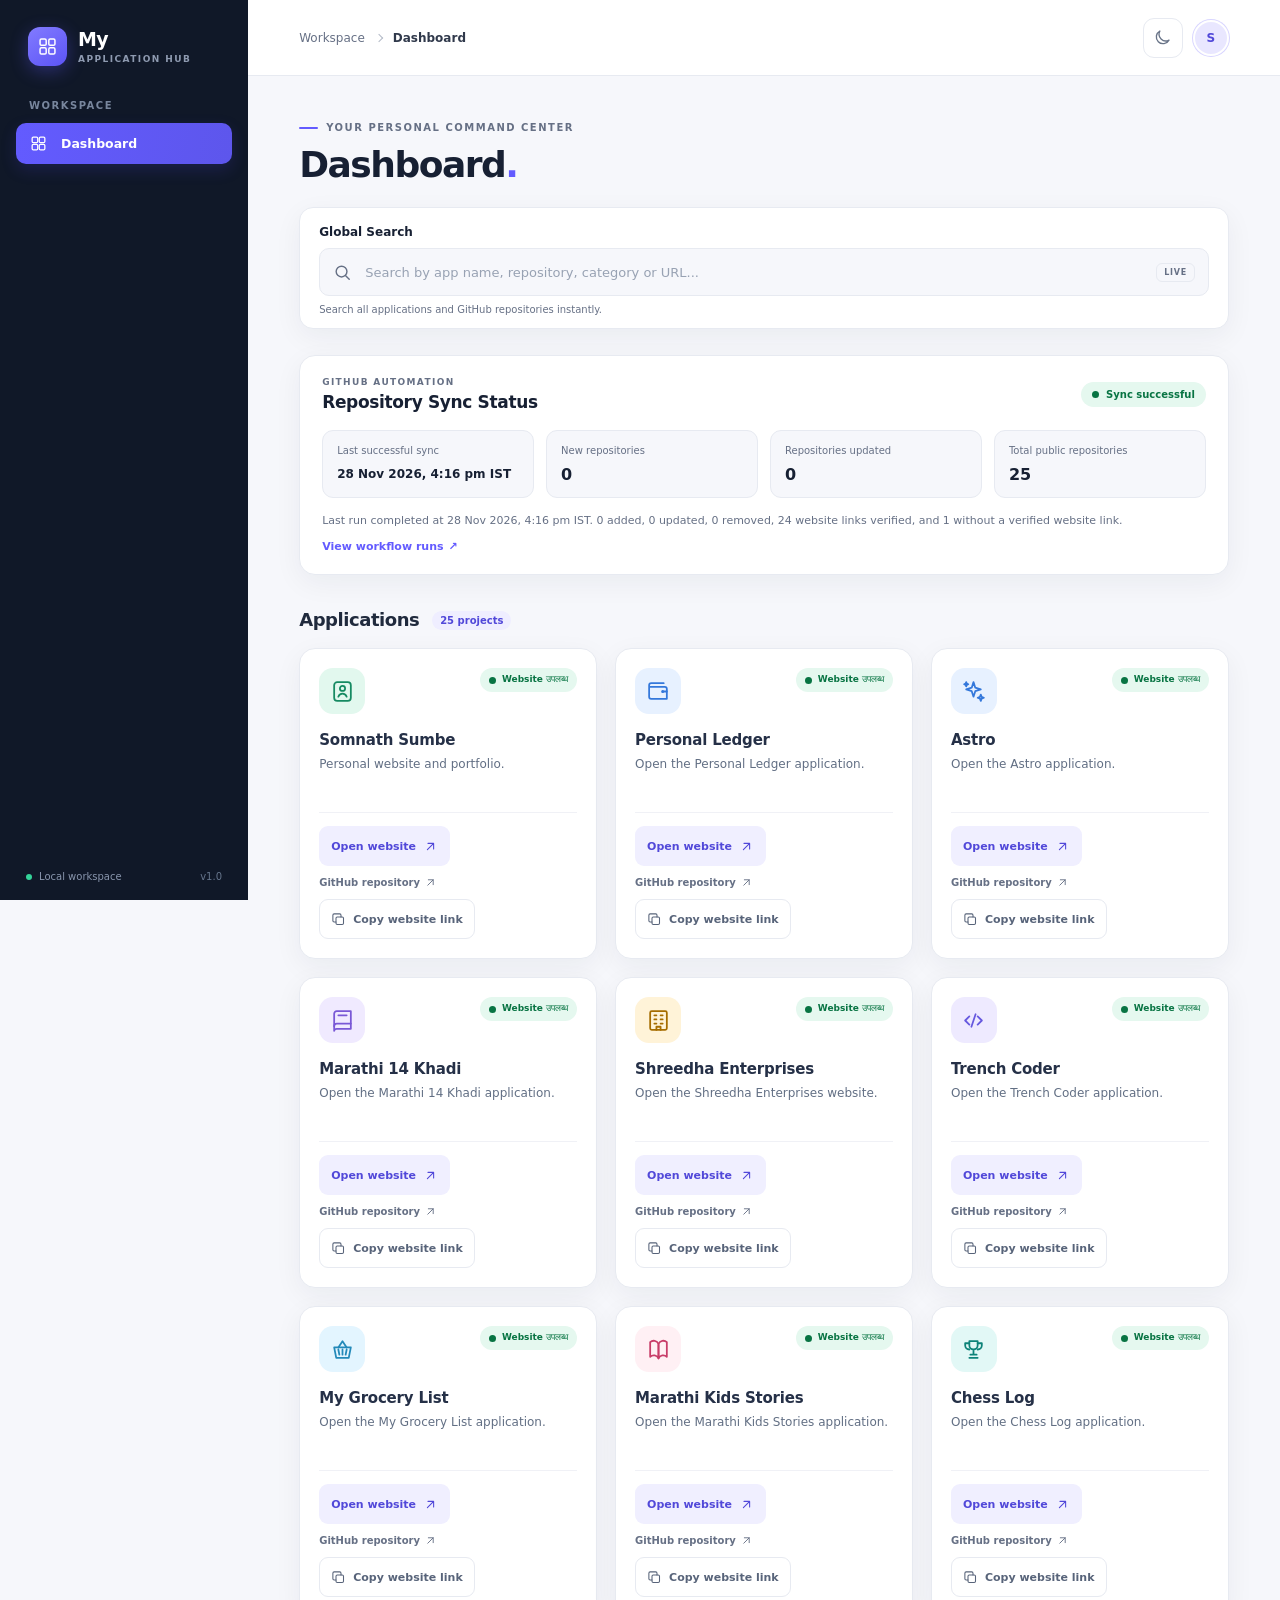
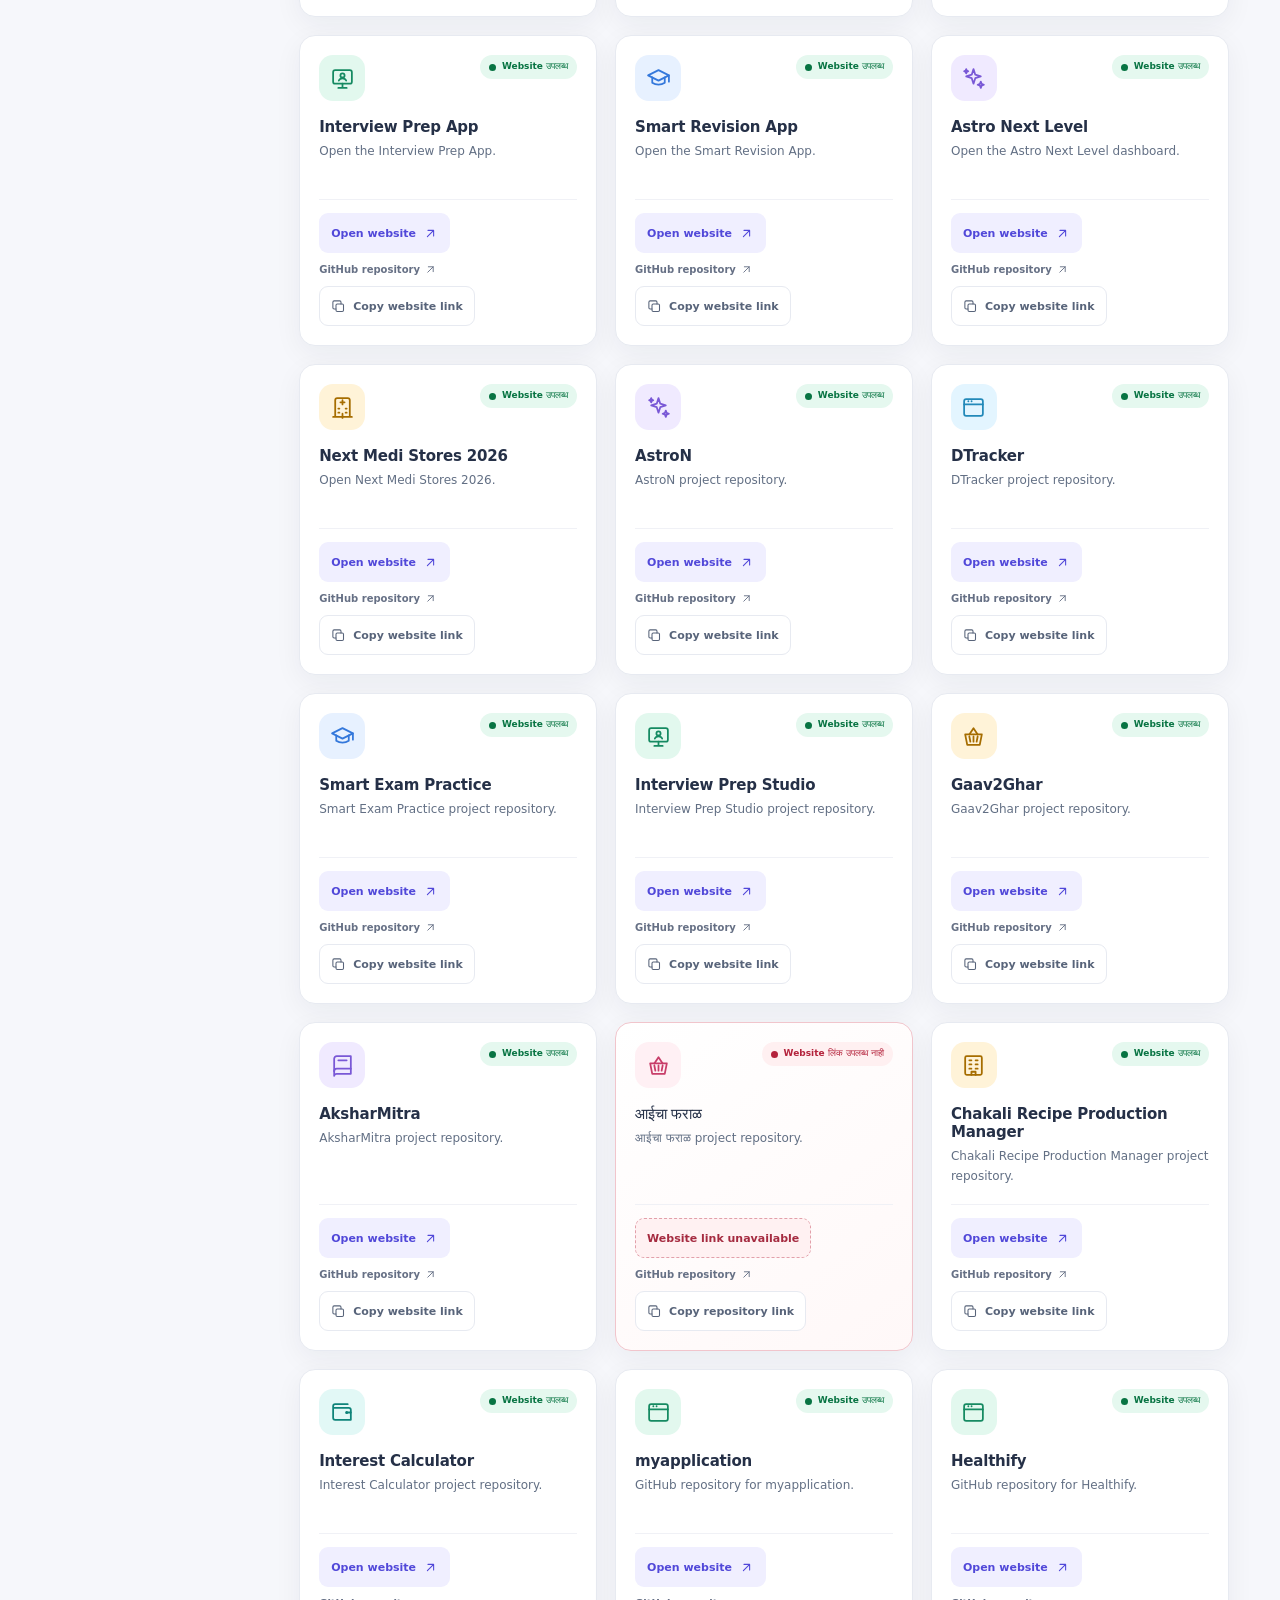
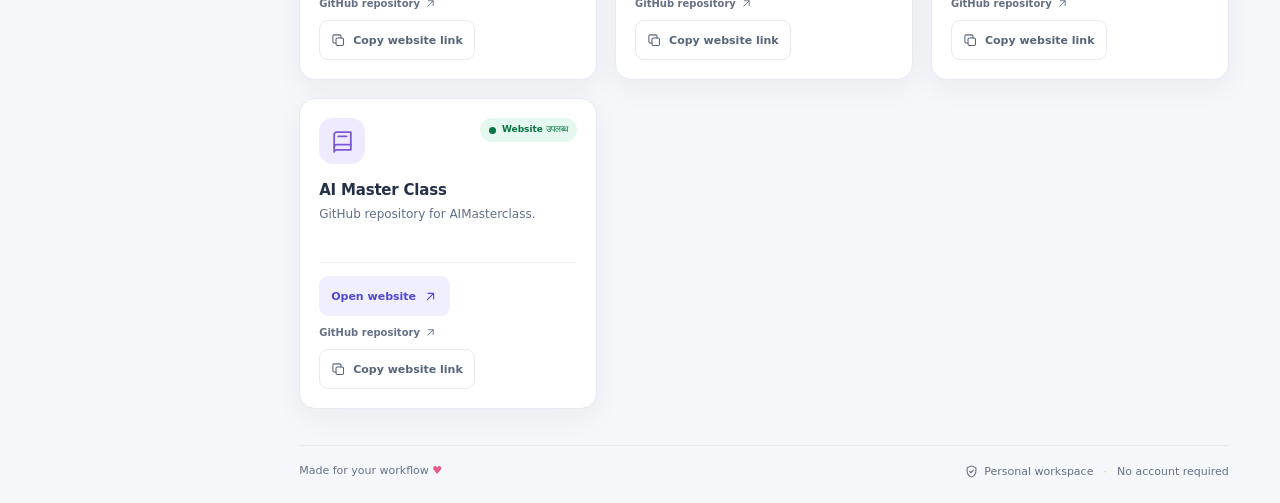
<file: index.html>
<!doctype html>
<html lang="en">
<head>
  <meta charset="utf-8">
  <meta name="viewport" content="width=device-width, initial-scale=1">
  <meta name="theme-color" content="#101828">
  <meta name="description" content="A fast, installable dashboard for your applications.">
  <meta name="mobile-web-app-capable" content="yes">
  <meta name="apple-mobile-web-app-capable" content="yes">
  <meta name="apple-mobile-web-app-status-bar-style" content="black-translucent">
  <title>Somnath Application Hub</title>
  <link rel="manifest" href="manifest.webmanifest">
  <link rel="icon" type="image/png" sizes="192x192" href="assets/icons/icon-192.png">
  <link rel="apple-touch-icon" href="assets/icons/icon-192.png">
  <link rel="stylesheet" href="assets/css/style.css">
</head>
<body>
  <div class="app-shell">
    <aside class="sidebar" id="sidebar">
      <a class="brand" href="./" aria-label="My Hub home">
        <span class="brand-mark" aria-hidden="true"><svg viewBox="0 0 24 24"><rect x="3.5" y="3.5" width="7" height="7" rx="1.5"></rect><rect x="13.5" y="3.5" width="7" height="7" rx="1.5"></rect><rect x="3.5" y="13.5" width="7" height="7" rx="1.5"></rect><rect x="13.5" y="13.5" width="7" height="7" rx="1.5"></rect></svg></span>
        <span><strong>My</strong><small>APPLICATION HUB</small></span>
      </a>
      <div class="nav-caption">WORKSPACE</div>
      <nav class="side-nav" aria-label="Main navigation">
        <a class="nav-link active" href="./" aria-current="page"><svg viewBox="0 0 24 24" aria-hidden="true"><rect x="4" y="4" width="7" height="7" rx="1.5"></rect><rect x="13" y="4" width="7" height="7" rx="1.5"></rect><rect x="4" y="13" width="7" height="7" rx="1.5"></rect><rect x="13" y="13" width="7" height="7" rx="1.5"></rect></svg><span>Dashboard</span></a>
      </nav>
      <div class="sidebar-bottom">
        <div class="sidebar-foot"><span class="online-dot"></span> Local workspace <span class="version">v1.0</span></div>
      </div>
    </aside>

    <main class="main-content">
      <header class="topbar">
        <button class="mobile-menu" id="mobileMenu" type="button" aria-label="Open navigation" aria-controls="sidebar" aria-expanded="false"><svg viewBox="0 0 24 24" aria-hidden="true"><path d="M4 6h16M4 12h16M4 18h16"></path></svg></button>
        <div class="breadcrumb-line"><span>Workspace</span><span class="breadcrumb-chevron" aria-hidden="true"></span><strong id="breadcrumbCurrent">Dashboard</strong></div>
        <div class="topbar-actions">
          <button class="install-button" id="installButton" type="button" hidden><svg viewBox="0 0 24 24" aria-hidden="true"><path d="M12 3v12m-5-5 5 5 5-5M4 17v3h16v-3"></path></svg><span>Install</span></button>
          <button class="icon-button" id="themeToggle" aria-label="Toggle dark mode" title="Toggle theme"><svg viewBox="0 0 24 24" aria-hidden="true"><path d="M20.2 15.3A8.5 8.5 0 0 1 8.7 3.8 8.5 8.5 0 1 0 20.2 15.3Z"></path></svg></button>
          <div class="avatar" title="Personal workspace">S</div>
        </div>
      </header>

      <div class="content-wrap">
        <section class="welcome-row">
          <div>
            <div class="eyebrow"><span class="eyebrow-line"></span> YOUR PERSONAL COMMAND CENTER</div>
            <h1>Dashboard<span class="title-period">.</span></h1>
          </div>
        </section>
        <section class="global-search" aria-label="Search applications and repositories">
          <label class="global-search-label" for="globalSearch">Global Search</label>
          <div class="global-search-control">
            <svg viewBox="0 0 24 24" aria-hidden="true"><circle cx="10.8" cy="10.8" r="6.8"></circle><path d="m16 16 4.5 4.5"></path></svg>
            <input id="globalSearch" type="search" placeholder="Search by app name, repository, category or URL..." autocomplete="off" spellcheck="false" aria-describedby="searchHint">
            <span class="search-shortcut" aria-hidden="true">LIVE</span>
          </div>
          <p class="search-hint" id="searchHint">Search all applications and GitHub repositories instantly.</p>
        </section>
        <section class="sync-panel" aria-labelledby="syncHeading" aria-live="polite">
          <div class="sync-panel-heading">
            <div>
              <div class="sync-eyebrow">GITHUB AUTOMATION</div>
              <h2 id="syncHeading">Repository Sync Status</h2>
            </div>
            <span class="sync-status-pill is-pending" id="syncStatusBadge">Checking status</span>
          </div>
          <div class="sync-metrics">
            <div class="sync-metric"><span>Last successful sync</span><strong id="syncLastRun">Not run yet</strong></div>
            <div class="sync-metric"><span>New repositories</span><strong id="syncAddedCount">—</strong></div>
            <div class="sync-metric"><span>Repositories updated</span><strong id="syncUpdatedCount">—</strong></div>
            <div class="sync-metric"><span>Total public repositories</span><strong id="syncTotalCount">—</strong></div>
          </div>
          <p class="sync-message" id="syncMessage">Waiting for the first automated sync.</p>
          <a class="sync-action" href="https://github.com/somnathsumbe/myapplication/actions/workflows/sync-repositories.yml" target="_blank" rel="noopener noreferrer">View workflow runs <span aria-hidden="true">↗</span></a>
        </section>
        <section class="apps-section" aria-labelledby="applicationsHeading">
          <div class="section-heading">
            <h2 id="applicationsHeading">Applications <span class="app-count" id="appCount">22 projects</span></h2>
          </div>
          <div class="apps-grid" id="appsGrid" aria-live="polite"><div class="loading-state" role="status">Loading applications...</div></div>
          <p class="app-status" id="appStatus" role="status" aria-live="polite"></p>
        </section>
        <footer class="page-footer"><span>Made for your workflow <span class="footer-heart">♥</span></span><span><svg viewBox="0 0 24 24" aria-hidden="true"><path d="M12 3 19 6v5c0 4.5-2.8 8-7 10-4.2-2-7-5.5-7-10V6l7-3Z"></path><path d="m9 12 2 2 4-4"></path></svg> Personal workspace <span class="footer-separator">·</span> No account required</span></footer>
      </div>
    </main>
  </div>

  <script src="assets/js/app.js"></script>
</body>
</html>
</file>
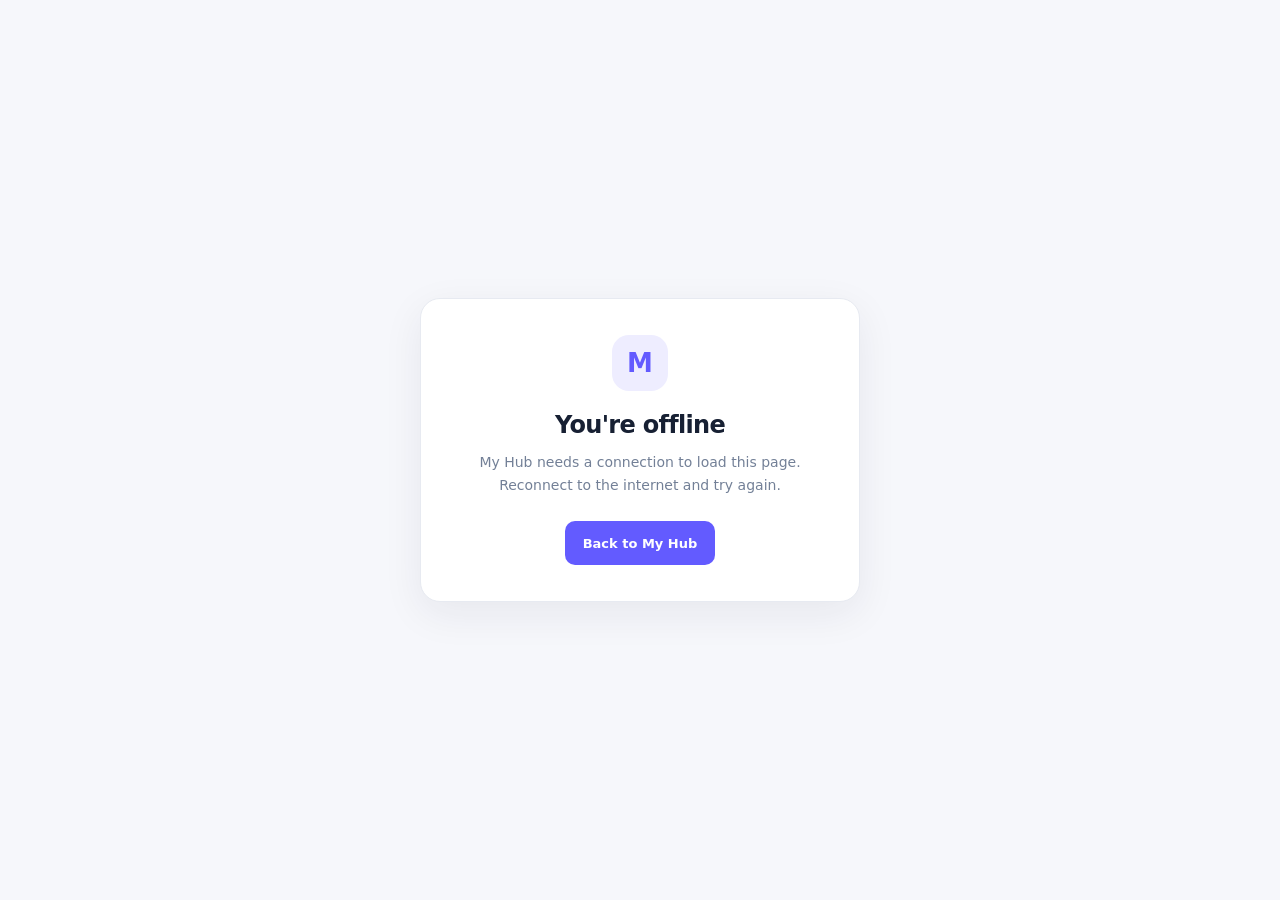
<file: offline.html>
<!doctype html>
<html lang="en">
<head>
  <meta charset="utf-8">
  <meta name="viewport" content="width=device-width, initial-scale=1">
  <meta name="theme-color" content="#101828">
  <meta name="robots" content="noindex">
  <title>You're offline — My Hub</title>
  <style>
    :root { color-scheme: light; font-family: system-ui, -apple-system, "Segoe UI", sans-serif; color: #172033; background: #f6f7fb; }
    * { box-sizing: border-box; }
    body { display: grid; min-width: 320px; min-height: 100vh; place-items: center; margin: 0; padding: 24px; }
    main { width: min(100%, 440px); padding: 36px; border: 1px solid #e7eaf1; border-radius: 20px; background: #fff; box-shadow: 0 12px 40px #16223a12; text-align: center; }
    .mark { display: grid; width: 56px; height: 56px; place-items: center; margin: 0 auto 20px; border-radius: 17px; background: #eeedff; color: #635bff; font-size: 26px; font-weight: 800; }
    h1 { margin: 0; font-size: 24px; letter-spacing: -.7px; }
    p { margin: 12px 0 24px; color: #738097; font-size: 14px; line-height: 1.65; }
    a { display: inline-flex; min-height: 44px; align-items: center; justify-content: center; padding: 0 18px; border-radius: 10px; background: #635bff; color: #fff; font-size: 13px; font-weight: 700; text-decoration: none; }
    a:focus-visible { outline: 3px solid #a9a4ff; outline-offset: 3px; }
    @media (max-width: 400px) { main { padding: 28px 20px; } }
  </style>
</head>
<body>
  <main>
    <div class="mark" aria-hidden="true">M</div>
    <h1>You're offline</h1>
    <p>My Hub needs a connection to load this page. Reconnect to the internet and try again.</p>
    <a href="./">Back to My Hub</a>
  </main>
</body>
</html>
</file>
<file: assets/css/style.css>
:root {
  color-scheme: light;
  --sidebar: #101828;
  --sidebar-muted: #8996ad;
  --primary: #635bff;
  --primary-hover: #5148ee;
  --canvas: #f6f7fb;
  --surface: #fff;
  --text: #172033;
  --muted: #667085;
  --border: #e7eaf1;
  --shadow: 0 8px 28px rgba(22, 34, 58, .055);
  --radius: 16px;
  font-family: Inter, ui-sans-serif, system-ui, -apple-system, "Segoe UI", sans-serif;
  font-synthesis: none;
  text-rendering: optimizeLegibility;
  -webkit-font-smoothing: antialiased;
  -moz-osx-font-smoothing: grayscale;
}

* { box-sizing: border-box; }
body { min-width: 320px; min-height: 100vh; margin: 0; background: var(--canvas); color: var(--text); font-size: 14px; }
button { font: inherit; }
button:not(:disabled) { cursor: pointer; }
a { color: inherit; }
.app-shell { min-height: 100vh; }

.sidebar {
  position: fixed;
  inset: 0 auto 0 0;
  z-index: 1040;
  display: flex;
  width: 248px;
  flex-direction: column;
  padding: 27px 16px 18px;
  background: var(--sidebar);
  color: #e9edf7;
}
.brand { display: flex; align-items: center; gap: 11px; padding: 0 12px 34px; color: #fff; text-decoration: none; }
.brand-mark { display: grid; width: 39px; height: 39px; place-items: center; border-radius: 12px; background: linear-gradient(145deg, #827bff, #5c54f5); box-shadow: 0 5px 18px #635bff55; color: #fff; font-size: 19px; }
.brand-mark svg { width: 21px; height: 21px; fill: none; stroke: currentColor; stroke-width: 1.7; }
.brand strong { display: block; font-size: 19px; font-weight: 800; letter-spacing: -.7px; line-height: 1.15; }
.brand small { display: block; margin-top: 4px; color: #8e9ab0; font-size: 9px; font-weight: 700; letter-spacing: 1.45px; }
.nav-caption { padding: 0 13px 12px; color: #78869d; font-size: 10px; font-weight: 800; letter-spacing: 1.5px; }
.side-nav { display: grid; gap: 5px; }
.nav-link { display: flex; width: 100%; align-items: center; gap: 13px; padding: 11px 13px; border: 0; border-radius: 10px; background: transparent; color: #aab5c8; font-size: 12.5px; font-weight: 600; text-align: left; text-decoration: none; transition: background .18s, color .18s; }
.nav-link svg { width: 19px; height: 19px; flex: 0 0 auto; fill: none; stroke: currentColor; stroke-linecap: round; stroke-linejoin: round; stroke-width: 1.6; }
.nav-link:hover { background: #ffffff0d; color: #fff; }
.nav-link.active { background: linear-gradient(100deg, #635bff, #5d56ec); box-shadow: 0 6px 16px #5148ee2c; color: #fff; }
.sidebar-bottom { margin-top: auto; }
.sidebar-foot { display: flex; align-items: center; gap: 7px; padding: 19px 10px 0; color: var(--sidebar-muted); font-size: 10px; }
.online-dot { width: 6px; height: 6px; border-radius: 50%; background: #34d399; }
.version { margin-left: auto; color: #66758c; }

.main-content { display: flex; min-height: 100vh; flex-direction: column; margin-left: 248px; }
.topbar { display: flex; min-height: 76px; align-items: center; justify-content: space-between; padding: 0 clamp(20px, 4vw, 52px); border-bottom: 1px solid var(--border); background: var(--surface); }
.breadcrumb-line { display: flex; align-items: center; gap: 11px; color: #667085; font-size: 12px; }
.breadcrumb-line i { color: #b3bac7; font-size: 10px; }
.breadcrumb-chevron { width: 6px; height: 6px; transform: rotate(45deg); border-top: 1px solid #b3bac7; border-right: 1px solid #b3bac7; }
.breadcrumb-line strong { color: #30394b; font-weight: 650; }
.topbar-actions { display: flex; align-items: center; gap: 10px; }
.icon-button { display: grid; width: 40px; height: 40px; place-items: center; border: 1px solid var(--border); border-radius: 11px; background: var(--surface); color: #687387; font-size: 16px; transition: border-color .18s, color .18s, background .18s; }
.icon-button svg { width: 19px; height: 19px; fill: none; stroke: currentColor; stroke-linecap: round; stroke-linejoin: round; stroke-width: 1.7; }
.icon-button:hover { border-color: #c8c4ff; background: #f7f6ff; color: var(--primary); }
.avatar { display: grid; width: 36px; height: 36px; place-items: center; border: 2px solid #fff; border-radius: 50%; background: #e9e7ff; box-shadow: 0 0 0 1px #d8d5ff; color: #5148d9; font-size: 12px; font-weight: 800; }
.install-button { display: inline-flex; min-height: 40px; align-items: center; justify-content: center; gap: 8px; padding: 0 13px; border: 1px solid #dedcff; border-radius: 11px; background: #f6f5ff; color: #5148d9; font-size: 12px; font-weight: 700; transition: background .18s, border-color .18s; }
.install-button svg, .mobile-menu svg { width: 18px; height: 18px; fill: none; stroke: currentColor; stroke-linecap: round; stroke-linejoin: round; stroke-width: 1.7; }
.install-button:hover { border-color: #c8c4ff; background: #eeedff; }
.install-button[hidden] { display: none; }
.mobile-menu { display: none; }
.mobile-menu:focus-visible { outline-offset: 2px; }
.content-wrap { display: flex; width: 100%; max-width: 1536px; flex: 1; flex-direction: column; align-self: center; padding: clamp(24px, 4vw, 46px) clamp(16px, 4vw, 52px) 24px; }
.welcome-row { display: flex; align-items: flex-end; justify-content: space-between; gap: 20px; margin-bottom: 30px; }
.eyebrow { display: flex; align-items: center; gap: 8px; margin-bottom: 11px; color: #667085; font-size: 10px; font-weight: 800; letter-spacing: 1.5px; }
.eyebrow-line { width: 19px; height: 2px; border-radius: 2px; background: var(--primary); }
h1 { margin: 0; color: var(--text); font-size: clamp(28px, 3vw, 36px); font-weight: 800; letter-spacing: -1.5px; line-height: 1.15; }
.title-period { color: var(--primary); }
.apps-section { margin-bottom: 36px; }
.section-heading { display: flex; align-items: center; justify-content: space-between; gap: 15px; margin-bottom: 18px; }
.section-heading h2 { margin: 0; color: #202a3d; font-size: 18px; font-weight: 750; letter-spacing: -.45px; }
.app-count { display: inline-block; margin-left: 7px; padding: 4px 8px; border-radius: 999px; background: #efeeff; color: #5148d9; font-size: 10px; font-weight: 750; letter-spacing: 0; vertical-align: middle; }
.dark-mode .app-count { background: #302c68; color: #c0bbff; }
.apps-grid { display: grid; grid-template-columns: repeat(2, minmax(0, 1fr)); align-items: stretch; gap: 16px; }
.app-card { display: flex; min-width: 0; flex-direction: column; padding: 19px; border: 1px solid var(--border); border-radius: var(--radius); background: var(--surface); box-shadow: var(--shadow); transition: transform .18s ease, border-color .18s ease, box-shadow .18s ease; }
.app-card:hover { transform: translateY(-3px); border-color: #d4d1ff; box-shadow: 0 14px 34px rgba(33, 42, 75, .09); }
.app-card-top { display: flex; align-items: flex-start; justify-content: space-between; gap: 8px; }
.app-icon { display: grid; width: 46px; height: 46px; flex: 0 0 auto; place-items: center; border-radius: 14px; font-size: 22px; }
.app-icon svg { width: 25px; height: 25px; fill: none; stroke: currentColor; stroke-linecap: round; stroke-linejoin: round; stroke-width: 1.65; }
.tint-mint { background: #e2f8ee; color: #168a62; }
.tint-blue { background: #e7f1ff; color: #3478db; }
.tint-violet { background: #f0eaff; color: #7958d6; }
.tint-amber { background: #fff3d8; color: #a66d00; }
.tint-lilac { background: #eeeaff; color: #6659df; }
.tint-sky { background: #e3f5ff; color: #2389b9; }
.tint-rose { background: #fff0f4; color: #c83d69; }
.tint-teal { background: #e2f8f6; color: #0e8379; }
.app-name { margin: 17px 0 6px; color: #253047; font-size: 15px; font-weight: 750; letter-spacing: -.2px; overflow-wrap: anywhere; }
.app-description { min-height: 40px; margin: 0 0 17px; color: #626f84; font-size: 12px; line-height: 1.65; overflow-wrap: anywhere; }
.app-card-footer { display: flex; align-items: center; justify-content: space-between; gap: 10px; margin-top: auto; padding-top: 13px; border-top: 1px solid #f0f1f6; }
.launch-button, .copy-link-button { display: inline-flex; min-height: 40px; align-items: center; justify-content: center; gap: 7px; padding: 8px 11px; border-radius: 9px; font-size: 11px; font-weight: 700; text-decoration: none; white-space: nowrap; }
.launch-button svg, .copy-link-button svg { width: 15px; height: 15px; fill: none; stroke: currentColor; stroke-linecap: round; stroke-linejoin: round; stroke-width: 1.8; }
.launch-button { border: 1px solid transparent; background: #f0efff; color: #5148d9; transition: background .18s, color .18s, transform .18s; }
.launch-button:hover { transform: translateY(-1px); background: var(--primary); color: #fff; }
.copy-link-button { border: 1px solid var(--border); background: var(--surface); color: #58647a; transition: border-color .18s, background .18s, color .18s; }
.repository-link { display: inline-flex; align-items: center; gap: 4px; color: #667085; font-size: 10px; font-weight: 700; text-decoration: none; white-space: nowrap; }
.repository-link svg { width: 13px; height: 13px; fill: none; stroke: currentColor; stroke-linecap: round; stroke-linejoin: round; stroke-width: 1.8; }
.repository-link:hover { color: var(--primary); text-decoration: underline; }
.app-card-footer { flex-wrap: wrap; }
.copy-link-button:hover { border-color: #c8c4ff; background: #f7f6ff; color: var(--primary); }
.app-status { margin: 14px 0 0; color: #0d766d; font-size: 12px; }
.app-status:empty { display: none; }
.app-status.is-error { color: #b4233c; }
.loading-state { display: flex; min-height: 120px; grid-column: 1 / -1; align-items: center; justify-content: center; gap: 10px; color: var(--muted); font-size: 13px; }
.loading-state::before { width: 18px; height: 18px; border: 2px solid #dedcff; border-top-color: var(--primary); border-radius: 50%; content: ""; animation: loading-spin .75s linear infinite; }
@keyframes loading-spin { to { transform: rotate(360deg); } }
.page-footer { display: flex; justify-content: space-between; gap: 12px; margin-top: auto; padding-top: 18px; border-top: 1px solid var(--border); color: #667085; font-size: 11px; }
.page-footer span:last-child { display: inline-flex; align-items: center; gap: 5px; }
.page-footer svg { width: 15px; height: 15px; fill: none; stroke: currentColor; stroke-linecap: round; stroke-linejoin: round; stroke-width: 1.7; }
.footer-heart { color: #e45b86; }
.footer-separator { padding: 0 5px; color: #c5cad4; }

body.dark-mode {
  color-scheme: dark;
  --canvas: #101827;
  --surface: #172235;
  --text: #e8edf7;
  --muted: #aab5c8;
  --border: #2a3549;
  --shadow: 0 8px 28px #0002;
}
.dark-mode .topbar, .dark-mode .icon-button, .dark-mode .copy-link-button { background: var(--surface); }
.dark-mode .breadcrumb-line strong, .dark-mode .section-heading h2, .dark-mode .app-name { color: #edf1fa; }
.dark-mode .app-description, .dark-mode .page-footer { color: #aab5c8; }
.dark-mode .app-card-footer, .dark-mode .page-footer { border-color: var(--border); }
.dark-mode .launch-button { background: #302c68; color: #c0bbff; }
.dark-mode .launch-button:hover { background: var(--primary); color: #fff; }
.dark-mode .install-button { border-color: #444078; background: #25254c; color: #c0bbff; }
.dark-mode .copy-link-button { color: #cbd3e2; }
.dark-mode .copy-link-button:hover, .dark-mode .icon-button:hover { border-color: #625eaa; background: #302c68; color: #c0bbff; }
.dark-mode .app-status { color: #6ee7b7; }
.dark-mode .app-status.is-error { color: #fda4af; }

@media (min-width: 900px) {
  .apps-grid { grid-template-columns: repeat(3, minmax(0, 1fr)); gap: 18px; }
}
@media (min-width: 1440px) {
  .apps-grid { grid-template-columns: repeat(4, minmax(0, 1fr)); }
}
@media (max-width: 899px) {
  .sidebar { transform: translateX(-100%); box-shadow: 10px 0 30px #10182824; transition: transform .22s ease; }
  .sidebar.is-open { transform: translateX(0); }
  .main-content { margin-left: 0; }
  .mobile-menu { display: grid; width: 40px; height: 40px; flex: 0 0 auto; place-items: center; margin-right: 12px; border: 1px solid var(--border); border-radius: 10px; background: var(--surface); color: var(--text); font-size: 20px; }
  .topbar { justify-content: flex-start; }
  .topbar-actions { margin-left: auto; }
  .breadcrumb-line { margin-right: auto; }
}
@media (max-width: 599px) {
  .topbar { min-height: 66px; padding: 0 14px; }
  .breadcrumb-line { display: none; }
  .topbar-actions { gap: 7px; }
  .icon-button, .mobile-menu { width: 38px; height: 38px; }
  .avatar { display: none; }
  .content-wrap { padding: 27px 16px 20px; }
  .welcome-row { margin-bottom: 25px; }
  .eyebrow { font-size: 9px; }
  .apps-grid { grid-template-columns: minmax(0, 1fr); gap: 12px; }
  .app-card { padding: 16px; }
  .app-name { margin-top: 14px; }
  .app-description { min-height: 0; }
  .page-footer { flex-direction: column; gap: 8px; margin-top: 24px; }
}
@media (max-width: 360px) {
  .content-wrap { padding-right: 12px; padding-left: 12px; }
  .app-card { padding: 13px; }
  .app-card-footer { gap: 7px; }
  .launch-button, .copy-link-button { gap: 5px; padding-right: 8px; padding-left: 8px; font-size: 10px; }
}
@media (hover: none) {
  .app-card:hover, .launch-button:hover { transform: none; }
}
@media (prefers-reduced-motion: reduce) {
  *, *::before, *::after { scroll-behavior: auto !important; animation-duration: .01ms !important; animation-iteration-count: 1 !important; transition-duration: .01ms !important; }
}
:focus-visible { outline: 3px solid #a9a4ff; outline-offset: 3px; }


/* Repository sync status */
.sync-panel { margin: 0 0 34px; padding: 21px 22px; border: 1px solid var(--border); border-radius: var(--radius); background: var(--surface); box-shadow: var(--shadow); }
.sync-panel-heading { display: flex; align-items: center; justify-content: space-between; gap: 16px; margin-bottom: 18px; }
.sync-eyebrow { margin-bottom: 5px; color: var(--muted); font-size: 9px; font-weight: 800; letter-spacing: 1.35px; }
.sync-panel h2 { margin: 0; color: var(--text); font-size: 17px; font-weight: 750; letter-spacing: -.35px; }
.sync-status-pill { display: inline-flex; align-items: center; gap: 7px; padding: 7px 11px; border-radius: 999px; font-size: 10px; font-weight: 750; white-space: nowrap; }
.sync-status-pill::before { width: 7px; height: 7px; border-radius: 50%; background: currentColor; content: ""; }
.sync-status-pill.is-success { background: #e5f8ef; color: #087443; }
.sync-status-pill.is-error { background: #fff0f1; color: #b4233c; }
.sync-status-pill.is-pending { background: #f1f2f6; color: #667085; }
.sync-metrics { display: grid; grid-template-columns: repeat(4, minmax(0, 1fr)); gap: 12px; }
.sync-metric { display: flex; min-width: 0; flex-direction: column; gap: 7px; padding: 13px 14px; border: 1px solid var(--border); border-radius: 11px; background: var(--canvas); }
.sync-metric span { color: var(--muted); font-size: 10px; line-height: 1.4; }
.sync-metric strong { overflow-wrap: anywhere; color: var(--text); font-size: 16px; font-weight: 750; }
.sync-metric:first-child strong { font-size: 12px; line-height: 1.5; }
.sync-message { margin: 14px 0 0; color: var(--muted); font-size: 11px; line-height: 1.6; overflow-wrap: anywhere; }
.sync-action { display: inline-flex; align-items: center; gap: 5px; margin-top: 10px; color: var(--primary); font-size: 11px; font-weight: 750; text-decoration: none; }
.sync-action:hover { text-decoration: underline; }
.dark-mode .sync-status-pill.is-success { background: #123b30; color: #6ee7b7; }
.dark-mode .sync-status-pill.is-error { background: #4a252e; color: #fda4af; }
.dark-mode .sync-status-pill.is-pending { background: #2b3547; color: #c1cada; }
@media (max-width: 700px) { .sync-metrics { grid-template-columns: repeat(2, minmax(0, 1fr)); } }
@media (max-width: 420px) { .sync-panel { padding: 16px; } .sync-panel-heading { align-items: flex-start; flex-direction: column; } .sync-metrics { gap: 8px; } .sync-metric { padding: 11px; } }


/* Website link availability */
.link-status-badge {
  display: inline-flex;
  max-width: 100%;
  align-items: center;
  gap: 6px;
  padding: 6px 9px;
  border-radius: 999px;
  font-size: 9px;
  font-weight: 800;
  line-height: 1.3;
  text-align: center;
}
.link-status-badge::before {
  width: 7px;
  height: 7px;
  flex: 0 0 auto;
  border-radius: 50%;
  background: currentColor;
  content: "";
}
.link-status-badge.is-available { background: #e5f8ef; color: #087443; }
.link-status-badge.is-unavailable { background: #fff0f1; color: #b4233c; }
.app-card.no-website { border-color: #f1c5cc; background: linear-gradient(145deg, var(--surface), #fff8f8); }
.app-card.no-website:hover { border-color: #e89aa7; }
.launch-button.is-disabled { border: 1px dashed #e2a0aa; background: #fff1f2; color: #a52b40; cursor: not-allowed; white-space: normal; }
.dark-mode .link-status-badge.is-available { background: #123b30; color: #6ee7b7; }
.dark-mode .link-status-badge.is-unavailable { background: #4a252e; color: #fda4af; }
.dark-mode .app-card.no-website { background: linear-gradient(145deg, var(--surface), #2b202b); border-color: #70404c; }
.dark-mode .launch-button.is-disabled { border-color: #86505d; background: #4a252e; color: #fda4af; }
@media (max-width: 420px) {
  .link-status-badge { font-size: 8px; padding: 5px 7px; }
}


/* Global dashboard search */
.global-search { margin: -8px 0 26px; padding: 17px 19px 13px; border: 1px solid var(--border); border-radius: 14px; background: var(--surface); box-shadow: var(--shadow); }
.global-search-label { display: block; margin-bottom: 9px; color: var(--text); font-size: 12px; font-weight: 750; }
.global-search-control { display: flex; min-height: 48px; align-items: center; gap: 11px; padding: 0 13px; border: 1px solid var(--border); border-radius: 10px; background: var(--canvas); transition: border-color .18s, box-shadow .18s; }
.global-search-control:focus-within { border-color: #8b84ff; box-shadow: 0 0 0 3px #635bff1a; }
.global-search-control > svg { width: 19px; height: 19px; flex: 0 0 auto; fill: none; stroke: var(--muted); stroke-linecap: round; stroke-linejoin: round; stroke-width: 1.8; }
.global-search-control input { width: 100%; min-width: 0; border: 0; outline: 0; background: transparent; color: var(--text); font: inherit; font-size: 13px; }
.global-search-control input::placeholder { color: #98a2b3; }
.search-shortcut { padding: 4px 7px; border: 1px solid var(--border); border-radius: 6px; color: var(--muted); font-size: 8px; font-weight: 800; letter-spacing: .7px; }
.search-hint { margin: 8px 0 0; color: var(--muted); font-size: 10px; }
.empty-search-state { display: grid; min-height: 130px; grid-column: 1 / -1; place-items: center; padding: 20px; border: 1px dashed var(--border); border-radius: 14px; color: var(--muted); text-align: center; }
.dark-mode .global-search-control { background: #111c2c; }
@media (max-width: 599px) { .global-search { margin: -5px 0 22px; padding: 15px; } .global-search-control { min-height: 46px; } .global-search-control input { font-size: 12px; } .search-shortcut { display: none; } }
</file>
